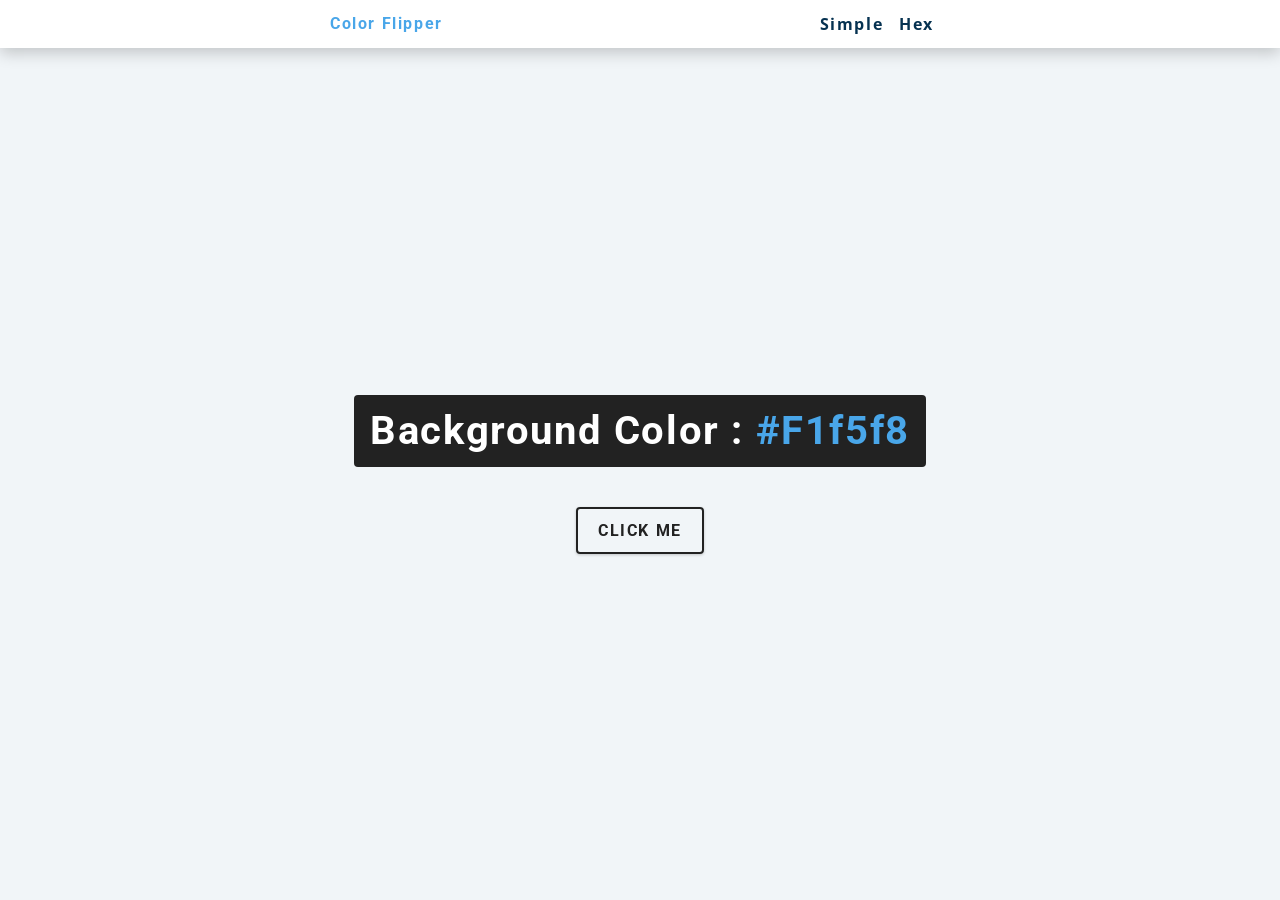
<file: 01-color-flipper/final/index.html>
<!DOCTYPE html>
<html lang="en">
  <head>
    <meta charset="UTF-8" />
    <meta name="viewport" content="width=device-width, initial-scale=1.0" />
    <title>Color Flipper || Simple</title>

    <!-- styles -->
    <link rel="stylesheet" href="styles.css" />
  </head>
  <body>
    <nav>
      <div class="nav-center">
        <h4>color flipper</h4>
        <ul class="nav-links">
          <li><a href="index.html">simple</a></li>
          <li><a href="hex.html">hex</a></li>
        </ul>
      </div>
    </nav>
    <main>
      <div class="container">
        <h2>background color : <span class="color">#f1f5f8</span></h2>
        <button class="btn btn-hero" id="btn">click me</button>
      </div>
    </main>
    <!-- javascript -->
    <script src="app.js"></script>
  </body>
</html>
</file>
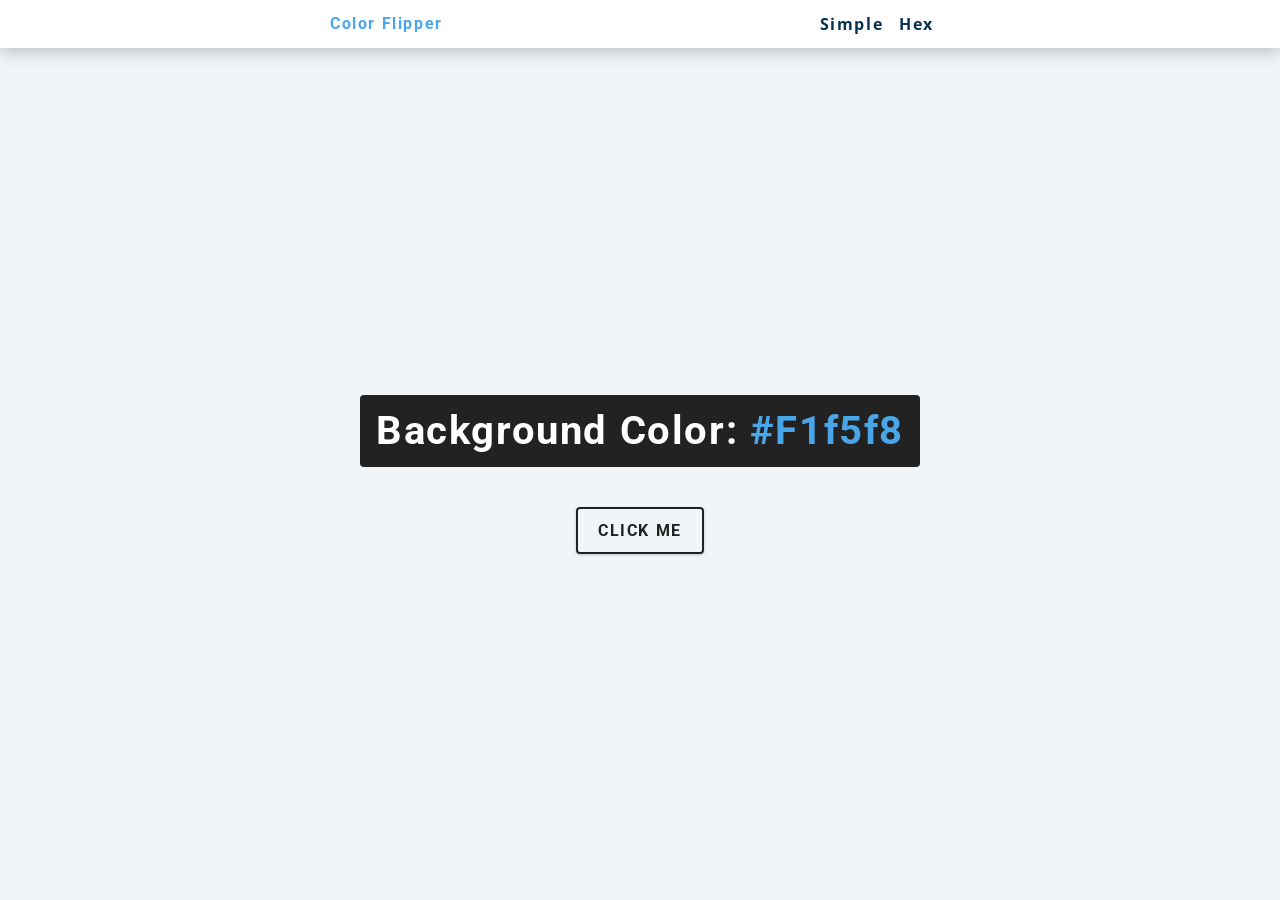
<file: 01-color-flipper/setup/index.html>
<!DOCTYPE html>
<html lang="en">
  <head>
    <meta charset="UTF-8" />
    <meta name="viewport" content="width=device-width, initial-scale=1.0" />
    <title>Color Flipper || Simple</title>

    <!-- styles -->
    <link rel="stylesheet" href="styles.css" />
  </head>
  <body>
    <nav>
      <div class="nav-center">
        <h4>color flipper</h4>
        <ul class="nav-links">
          <li>
            <a href="index.html">simple</a>
          </li>
          <li>
            <a href="hex.html">hex</a>
          </li>
        </ul>
      </div>
    </nav>
    <main>
      <div class="container">
        <h2>background color: <span class="color"> #f1f5f8 </span></h2>
        <button class="btn btn-hero" id="btn">click me</button>
      </div>
    </main>
    <!-- javascript -->
    <script src="app.js"></script>
  </body>
</html>
</file>
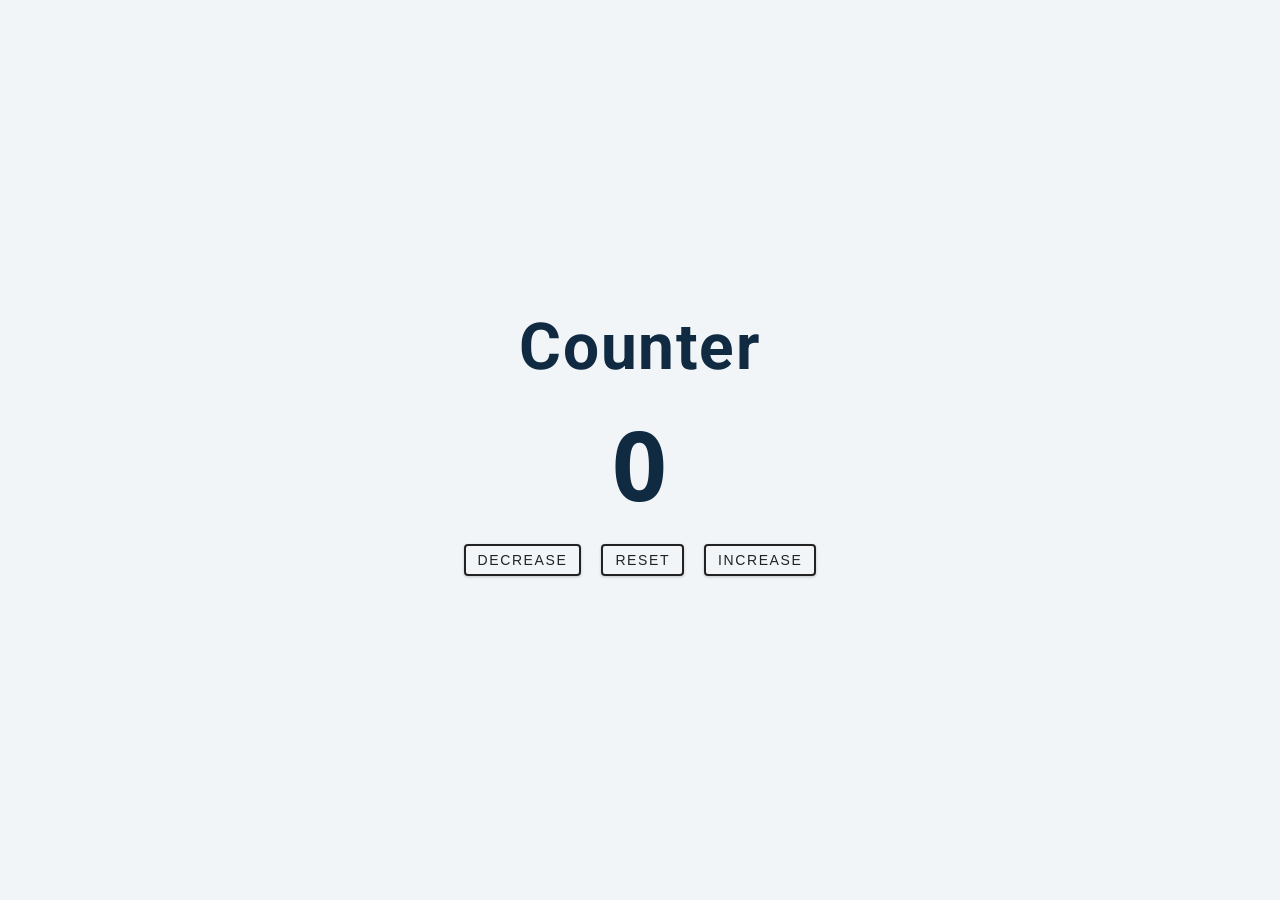
<file: 02-counter/final/index.html>
<!DOCTYPE html>
<html lang="en">
  <head>
    <meta charset="UTF-8" />
    <meta name="viewport" content="width=device-width, initial-scale=1.0" />
    <title>Counter</title>

    <!-- styles -->
    <link rel="stylesheet" href="styles.css" />
  </head>
  <body>
    <main>
      <div class="container">
        <h1>counter</h1>
        <span id="value">0</span>
        <div class="button-container">
          <button class="btn decrease">decrease</button>
          <button class="btn reset">reset</button>
          <button class="btn increase">increase</button>
        </div>
      </div>
    </main>
    <!-- javascript -->
    <script src="app.js"></script>
  </body>
</html>
</file>
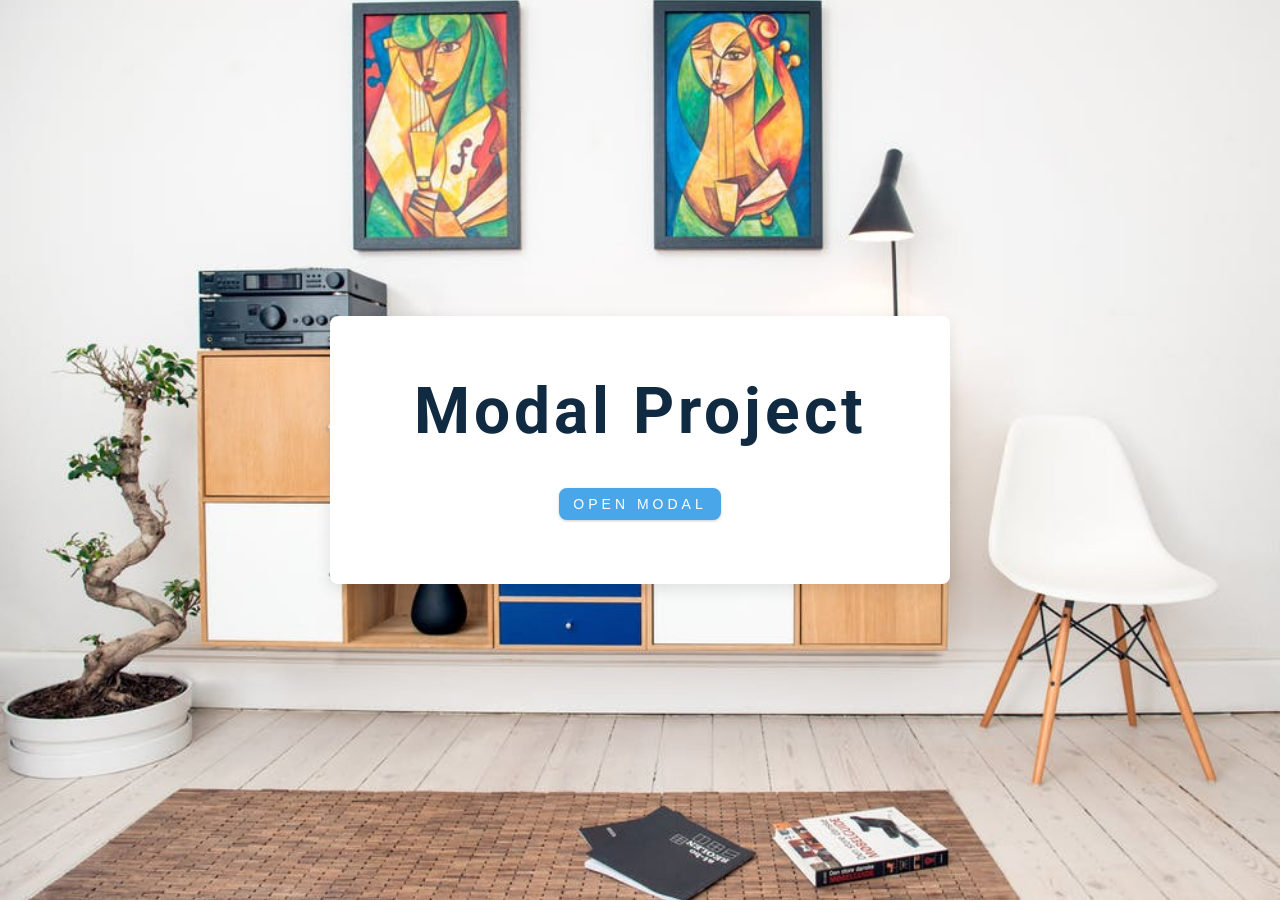
<file: 06-modal/final/index.html>
<!DOCTYPE html>
<html lang="en">
  <head>
    <meta charset="UTF-8" />
    <meta name="viewport" content="width=device-width, initial-scale=1.0" />
    <title>Modal</title>
    <!-- font-awesome -->
    <link
      rel="stylesheet"
      href="https://cdnjs.cloudflare.com/ajax/libs/font-awesome/5.14.0/css/all.min.css"
    />
    <!-- styles -->
    <link rel="stylesheet" href="styles.css" />
  </head>
  <body>
    <!-- hero -->
    <header class="hero">
      <div class="banner">
        <h1>modal project</h1>
        <button class="btn modal-btn">
          open modal
        </button>
      </div>
    </header>
    <!-- modal -->
    <div class="modal-overlay">
      <div class="modal-container">
        <h3>modal content</h3>
        <button class="close-btn"><i class="fas fa-times"></i></button>
      </div>
    </div>
    <!-- javascript -->
    <script src="app.js"></script>
  </body>
</html>
</file>
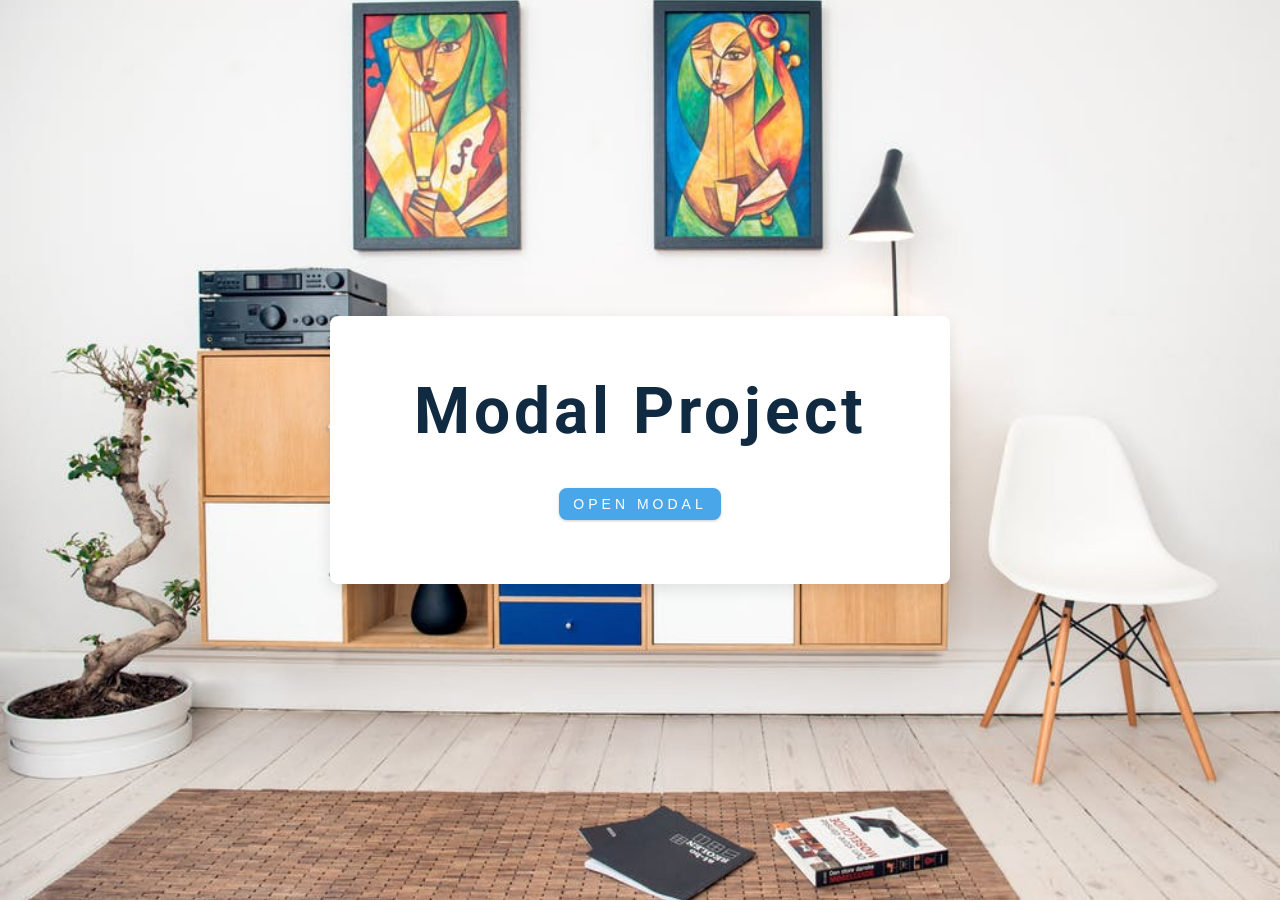
<file: 06-modal/setup/index.html>
<!DOCTYPE html>
<html lang="en">
  <head>
    <meta charset="UTF-8" />
    <meta name="viewport" content="width=device-width, initial-scale=1.0" />
    <title>Modal</title>
    <!-- font-awesome -->
    <link
      rel="stylesheet"
      href="https://cdnjs.cloudflare.com/ajax/libs/font-awesome/5.14.0/css/all.min.css"
    />
    <!-- styles -->
    <link rel="stylesheet" href="styles.css" />
  </head>
  <body>
    <!-- hero -->
    <header class="hero">
      <div class="banner">
        <h1>modal project</h1>
        <button class="btn modal-btn">open modal</button>
      </div>
    </header>
    <!-- end of hero -->
    <!-- modal  -->
    <div class="modal-overlay">
      <div class="modal-container">
        <h3>modal content</h3>
        <button class="close-btn">
          <i class="fas fa-times"></i>
        </button>
      </div>
    </div>
    <!-- javascript -->
    <script src="app.js"></script>
  </body>
</html>
</file>
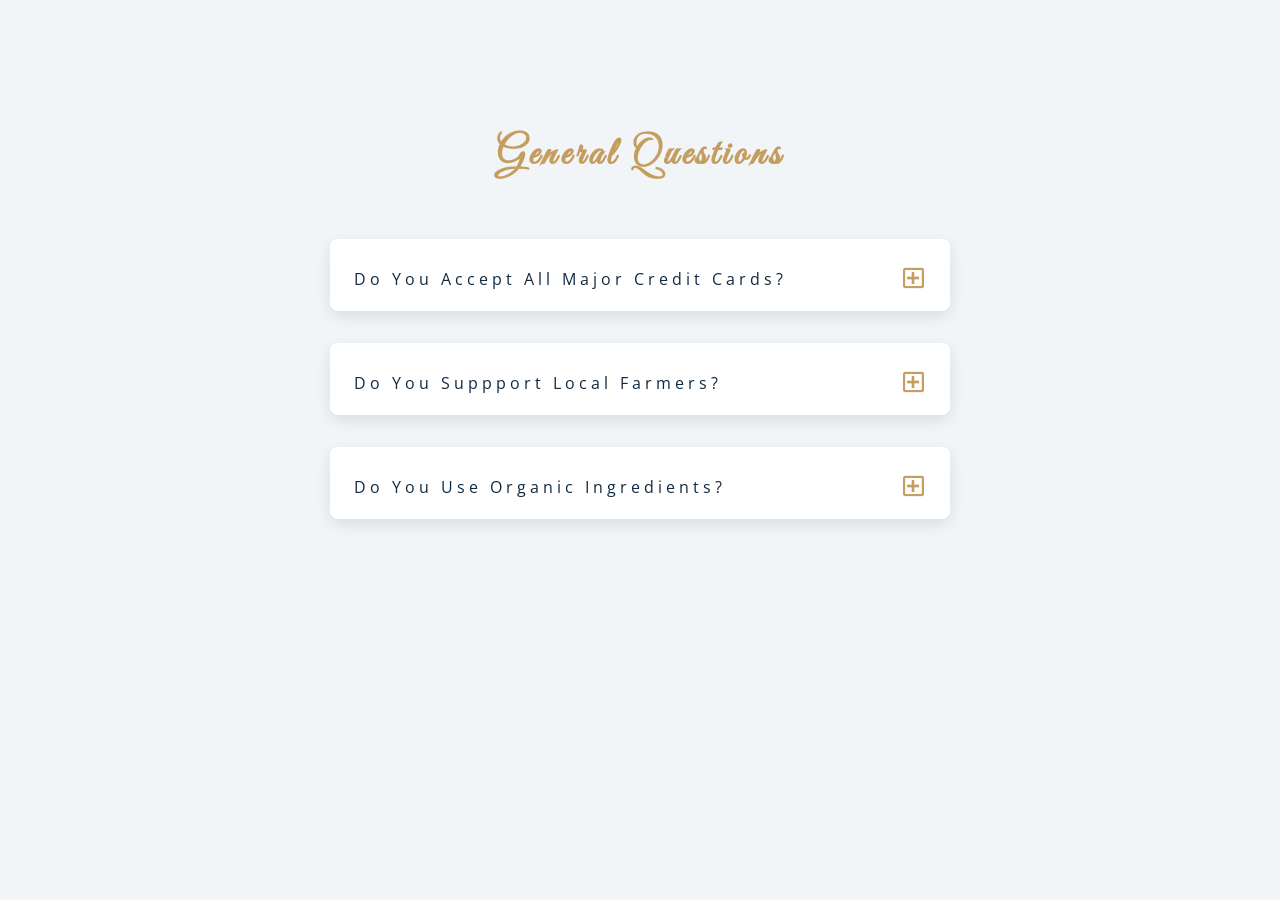
<file: 07-questions/final/index.html>
<!DOCTYPE html>
<html lang="en">
  <head>
    <meta charset="UTF-8" />
    <meta name="viewport" content="width=device-width, initial-scale=1.0" />
    <title>Q & A</title>
    <!-- font-awesome -->
    <link rel="stylesheet" href="https://cdnjs.cloudflare.com/ajax/libs/font-awesome/5.14.0/css/all.min.css" />
    <!-- extra fonts -->
    <link
      href="https://fonts.googleapis.com/css?family=Great+Vibes&display=swap"
      rel="stylesheet"
    />
    <!-- styles -->
    <link rel="stylesheet" href="styles.css" />
  </head>
  <body>
      <section class="questions">
        <!-- title -->
        <div class="title">
          <h2>general questions</h2>
        </div>
        <!-- questions -->
        <div class="section-center">
          <!-- single question -->
          <article class="question">
            <!-- question title -->
            <div class="question-title">
              <p>do you accept all major credit cards?</p>
              <button type="button" class="question-btn">
                <span class="plus-icon">
                  <i class="far fa-plus-square"></i>
                </span>
                <span class="minus-icon">
                  <i class="far fa-minus-square"></i>
                </span>
              </button>
            </div>
            <!-- question text -->
            <div class="question-text">
              <p>
                Lorem ipsum dolor sit amet, consectetur adipisicing elit. Est
                dolore illo dolores quia nemo doloribus quaerat, magni numquam
                repellat reprehenderit.
              </p>
            </div>
          </article>
          <!-- end of single question -->
          <!-- single question -->
          <article class="question">
            <!-- question title -->
            <div class="question-title">
              <p>do you suppport local farmers?</p>
              <button type="button" class="question-btn">
                <span class="plus-icon">
                  <i class="far fa-plus-square"></i>
                </span>
                <span class="minus-icon">
                  <i class="far fa-minus-square"></i>
                </span>
              </button>
            </div>
            <!-- question text -->
            <div class="question-text">
              <p>
                Lorem ipsum dolor sit amet, consectetur adipisicing elit. Est
                dolore illo dolores quia nemo doloribus quaerat, magni numquam
                repellat reprehenderit.
              </p>
            </div>
          </article>
          <!-- end of single question -->
          <!-- single question -->
          <article class="question">
            <!-- question title -->
            <div class="question-title">
              <p>do you use organic ingredients?</p>
              <!-- button -->
              <button type="button" class="question-btn">
                <span class="plus-icon">
                  <i class="far fa-plus-square"></i>
                </span>
                <span class="minus-icon">
                  <i class="far fa-minus-square"></i>
                </span>
              </button>
            </div>
            <!-- question text -->
            <div class="question-text">
              <p>
                Lorem ipsum dolor sit amet, consectetur adipisicing elit. Est
                dolore illo dolores quia nemo doloribus quaerat, magni numquam
                repellat reprehenderit.
              </p>
            </div>
          </article>
          <!-- end of single question -->
      </section>
    </main>
    <!-- javascript -->
    <script src="app.js"></script>
  </body>
</html>
</file>
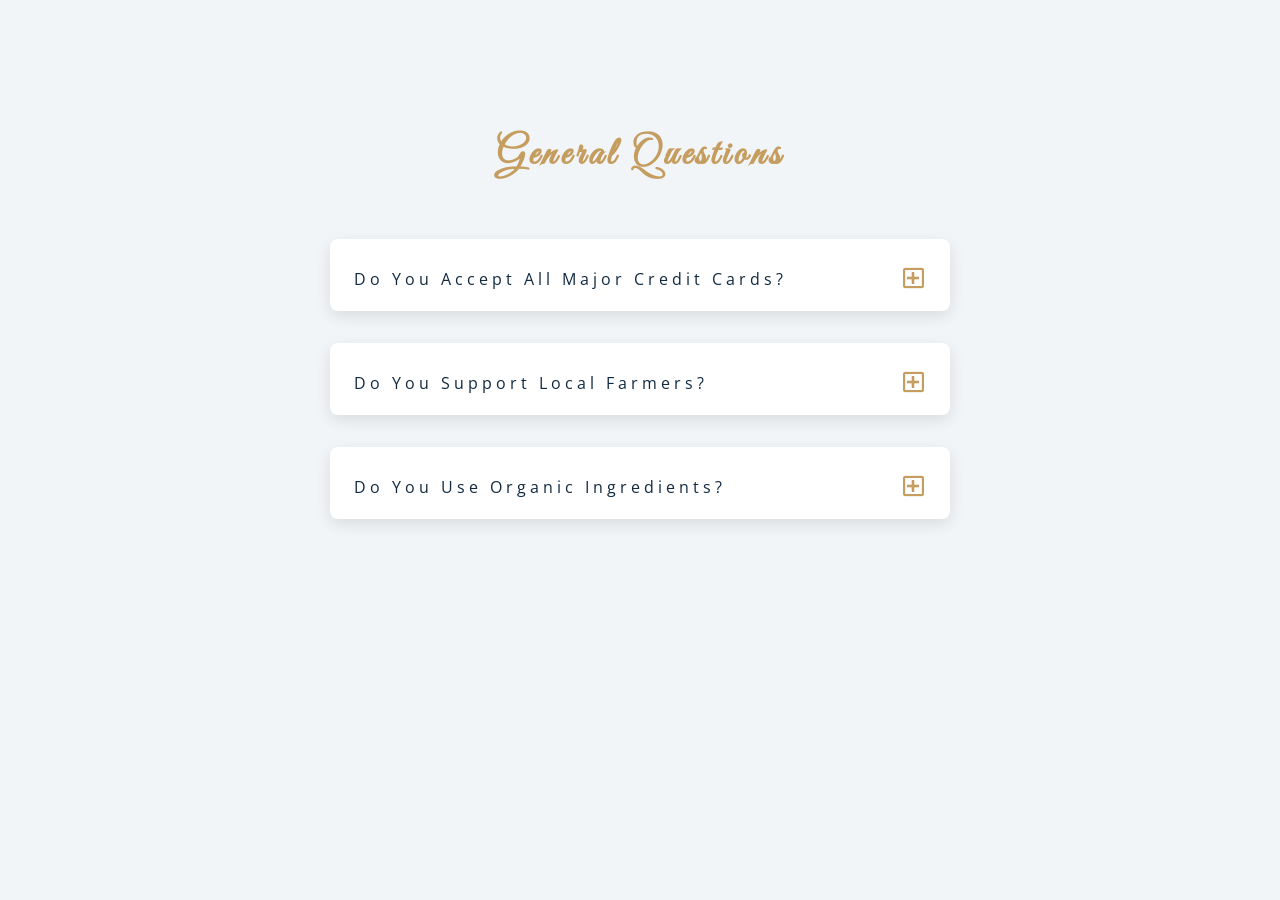
<file: 07-questions/setup/index.html>
<!DOCTYPE html>
<html lang="en">
  <head>
    <meta charset="UTF-8" />
    <meta name="viewport" content="width=device-width, initial-scale=1.0" />
    <title>Q & A</title>
    <!-- font-awesome -->
    <link
      rel="stylesheet"
      href="https://cdnjs.cloudflare.com/ajax/libs/font-awesome/5.14.0/css/all.min.css"
    />
    <!-- extra fonts -->
    <link
      href="https://fonts.googleapis.com/css?family=Great+Vibes&display=swap"
      rel="stylesheet"
    />
    <!-- styles -->
    <link rel="stylesheet" href="styles.css" />
  </head>
  <body>
    <sectiion class="questions">
      <!-- title  -->
      <div class="title">
        <h2>general questions</h2>
      </div>
      <!-- questions -->
      <div class="section-center">
        <!-- single question -->
        <article class="question">
          <!-- question title -->
          <div class="question-title">
            <p>do you accept all major credit cards?</p>
            <button type="button" class="question-btn">
              <span class="plus-icon">
                <i class="far fa-plus-square"></i>
              </span>
              <span class="minus-icon">
                <i class="far fa-minus-square"></i>
              </span>
            </button>
          </div>
          <!-- question text -->
          <div class="question-text">
            <p>
              Lorem, ipsum dolor sit amet consectetur adipisicing elit.
              Architecto sint atque nesciunt itaque beatae deserunt dolore
              nostrum animi nulla fuga!
            </p>
          </div>
        </article>
        <!-- end of single question -->
        <!-- single question -->
        <article class="question">
          <!-- question title -->
          <div class="question-title">
            <p>do you support local farmers?</p>
            <button type="button" class="question-btn">
              <span class="plus-icon">
                <i class="far fa-plus-square"></i>
              </span>
              <span class="minus-icon">
                <i class="far fa-minus-square"></i>
              </span>
            </button>
          </div>
          <!-- question text -->
          <div class="question-text">
            <p>
              Lorem, ipsum dolor sit amet consectetur adipisicing elit.
              Architecto sint atque nesciunt itaque beatae deserunt dolore
              nostrum animi nulla fuga!
            </p>
          </div>
        </article>
        <!-- end of single question -->
        <!-- single question -->
        <article class="question">
          <!-- question title -->
          <div class="question-title">
            <p>do you use organic ingredients?</p>
            <button type="button" class="question-btn">
              <span class="plus-icon">
                <i class="far fa-plus-square"></i>
              </span>
              <span class="minus-icon">
                <i class="far fa-minus-square"></i>
              </span>
            </button>
          </div>
          <!-- question text -->
          <div class="question-text">
            <p>
              Lorem, ipsum dolor sit amet consectetur adipisicing elit.
              Architecto sint atque nesciunt itaque beatae deserunt dolore
              nostrum animi nulla fuga!
            </p>
          </div>
        </article>
        <!-- end of single question -->
      </div>
    </sectiion>
    <!-- javascript -->
    <script src="app.js"></script>
  </body>
</html>
</file>
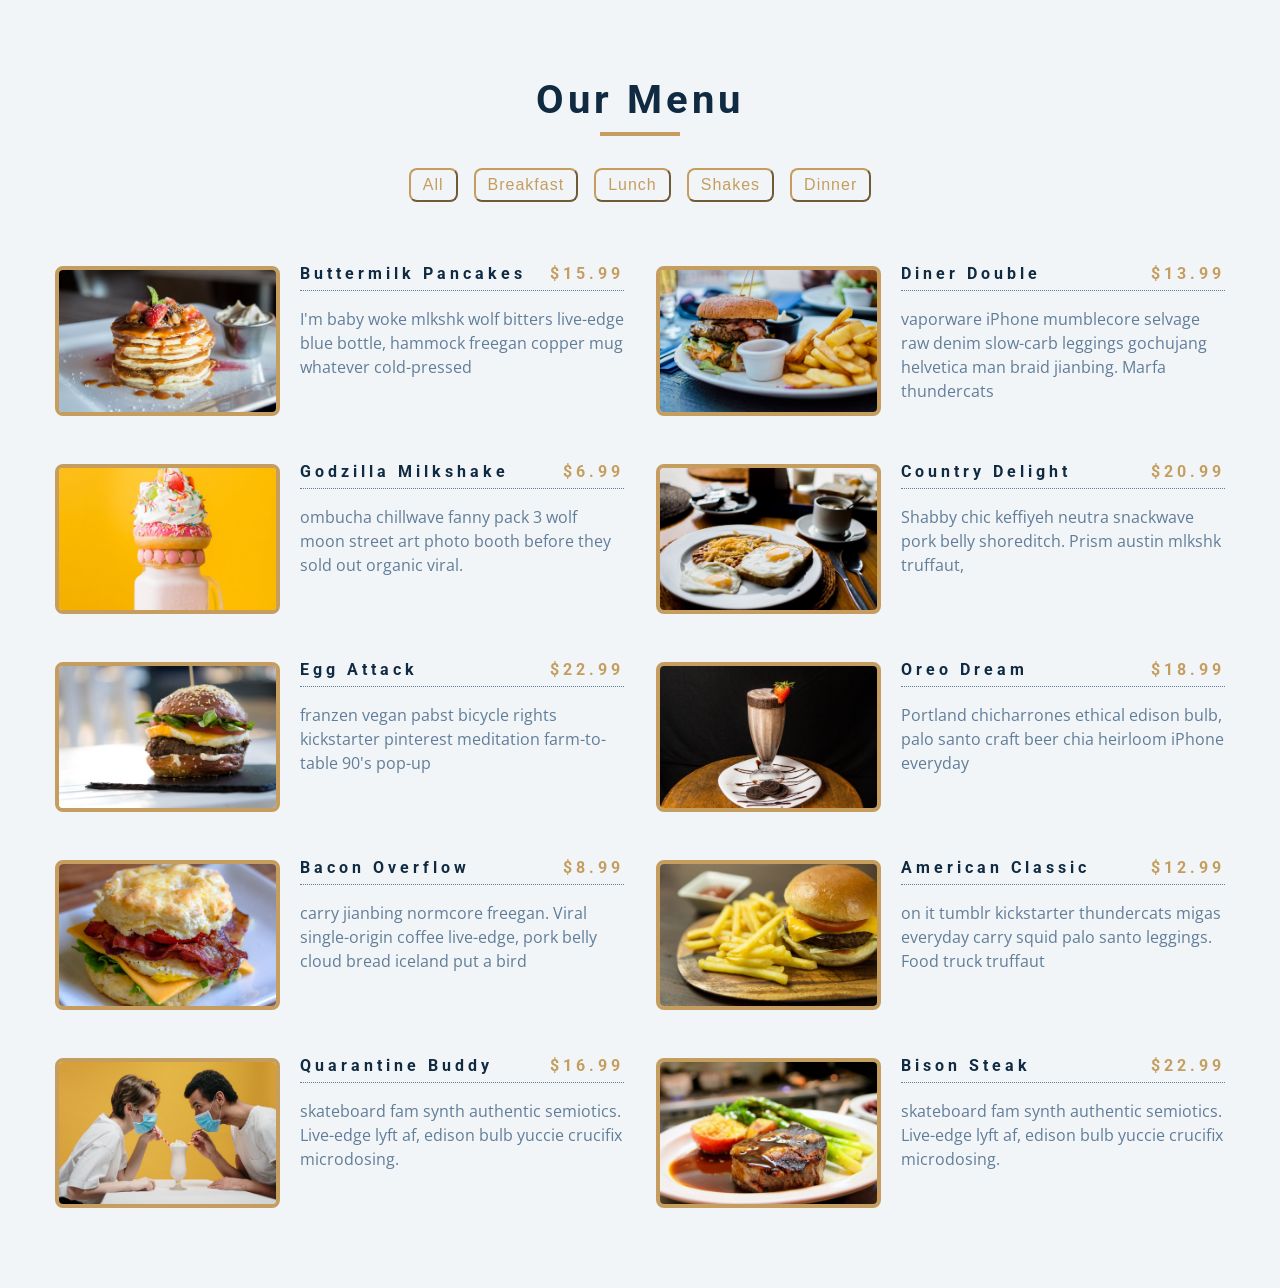
<file: 08-menu/final/index.html>
<!DOCTYPE html>
<html lang="en">
  <head>
    <meta charset="UTF-8" />
    <meta name="viewport" content="width=device-width, initial-scale=1.0" />
    <title>Menu</title>
    <!-- font-awesome -->
    <link
      rel="stylesheet"
      href="https://cdnjs.cloudflare.com/ajax/libs/font-awesome/5.14.0/css/all.min.css"
    />
    <!-- styles -->
    <link rel="stylesheet" href="styles.css" />
  </head>
  <body>
    <section class="menu">
      <!-- title -->
      <div class="title">
        <h2>our menu</h2>
        <div class="underline"></div>
      </div>
      <!-- filter buttons -->
      <div class="btn-container">
        <!-- <button type="button" class="filter-btn" data-id="all">all</button>
        <button type="button" class="filter-btn" data-id="breakfast">
          breakfast
        </button>
        <button type="button" class="filter-btn" data-id="lunch">lunch</button>
        <button type="button" class="filter-btn" data-id="shakes">
          shakes
        </button> -->
      </div>
      <!-- menu items -->
      <div class="section-center">
        <!-- single item -->
        <article class="menu-item">
          <img src="./menu-item.jpeg" alt="menu item" class="photo" />
          <div class="item-info">
            <header>
              <h4>buttermilk pancakes</h4>
              <h4 class="price">$15</h4>
            </header>
            <p class="item-text">
              Lorem ipsum dolor sit amet consectetur adipisicing elit.
              Repudiandae, sint quam. Et reprehenderit fugiat nesciunt inventore
              laboriosam excepturi! Quo, officia.
            </p>
          </div>
        </article>
        <!-- end of single item -->
        <!-- single item -->
        <article class="menu-item">
          <img src="./menu-item.jpeg" alt="menu item" class="photo" />
          <div class="item-info">
            <header>
              <h4>buttermilk pancakes</h4>
              <h4 class="price">$15</h4>
            </header>
            <p class="item-text">
              Lorem ipsum dolor sit amet consectetur adipisicing elit.
              Repudiandae, sint quam. Et reprehenderit fugiat nesciunt inventore
              laboriosam excepturi! Quo, officia.
            </p>
          </div>
        </article>
        <!-- end of single item -->
        <!-- single item -->
        <article class="menu-item">
          <img src="./menu-item.jpeg" alt="menu item" class="photo" />
          <div class="item-info">
            <header>
              <h4>buttermilk pancakes</h4>
              <h4 class="price">$15</h4>
            </header>
            <p class="item-text">
              Lorem ipsum dolor sit amet consectetur adipisicing elit.
              Repudiandae, sint quam. Et reprehenderit fugiat nesciunt inventore
              laboriosam excepturi! Quo, officia.
            </p>
          </div>
        </article>
        <!-- end of single item -->
      </div>
    </section>
    <!-- javascript -->
    <script src="app.js"></script>
  </body>
</html>
</file>
<file: 01-color-flipper/final/styles.css>
/*
=============== 
Fonts
===============
*/
@import url("https://fonts.googleapis.com/css?family=Open+Sans|Roboto:400,700&display=swap");

/*
=============== 
Variables
===============
*/

:root {
  /* dark shades of primary color*/
  --clr-primary-1: hsl(205, 86%, 17%);
  --clr-primary-2: hsl(205, 77%, 27%);
  --clr-primary-3: hsl(205, 72%, 37%);
  --clr-primary-4: hsl(205, 63%, 48%);
  /* primary/main color */
  --clr-primary-5: hsl(205, 78%, 60%);
  /* lighter shades of primary color */
  --clr-primary-6: hsl(205, 89%, 70%);
  --clr-primary-7: hsl(205, 90%, 76%);
  --clr-primary-8: hsl(205, 86%, 81%);
  --clr-primary-9: hsl(205, 90%, 88%);
  --clr-primary-10: hsl(205, 100%, 96%);
  /* darkest grey - used for headings */
  --clr-grey-1: hsl(209, 61%, 16%);
  --clr-grey-2: hsl(211, 39%, 23%);
  --clr-grey-3: hsl(209, 34%, 30%);
  --clr-grey-4: hsl(209, 28%, 39%);
  /* grey used for paragraphs */
  --clr-grey-5: hsl(210, 22%, 49%);
  --clr-grey-6: hsl(209, 23%, 60%);
  --clr-grey-7: hsl(211, 27%, 70%);
  --clr-grey-8: hsl(210, 31%, 80%);
  --clr-grey-9: hsl(212, 33%, 89%);
  --clr-grey-10: hsl(210, 36%, 96%);
  --clr-white: #fff;
  --clr-red-dark: hsl(360, 67%, 44%);
  --clr-red-light: hsl(360, 71%, 66%);
  --clr-green-dark: hsl(125, 67%, 44%);
  --clr-green-light: hsl(125, 71%, 66%);
  --clr-black: #222;
  --ff-primary: "Roboto", sans-serif;
  --ff-secondary: "Open Sans", sans-serif;
  --transition: all 0.3s linear;
  --spacing: 0.1rem;
  --radius: 0.25rem;
  --light-shadow: 0 5px 15px rgba(0, 0, 0, 0.1);
  --dark-shadow: 0 5px 15px rgba(0, 0, 0, 0.2);
  --max-width: 1170px;
  --fixed-width: 620px;
}
/*
=============== 
Global Styles
===============
*/

*,
::after,
::before {
  margin: 0;
  padding: 0;
  box-sizing: border-box;
}
body {
  font-family: var(--ff-secondary);
  background: var(--clr-grey-10);
  color: var(--clr-grey-1);
  line-height: 1.5;
  font-size: 0.875rem;
}
ul {
  list-style-type: none;
}
a {
  text-decoration: none;
}
h1,
h2,
h3,
h4 {
  letter-spacing: var(--spacing);
  text-transform: capitalize;
  line-height: 1.25;
  margin-bottom: 0.75rem;
  font-family: var(--ff-primary);
}
h1 {
  font-size: 3rem;
}
h2 {
  font-size: 2rem;
}
h3 {
  font-size: 1.25rem;
}
h4 {
  font-size: 0.875rem;
}
p {
  margin-bottom: 1.25rem;
  color: var(--clr-grey-5);
}
@media screen and (min-width: 800px) {
  h1 {
    font-size: 4rem;
  }
  h2 {
    font-size: 2.5rem;
  }
  h3 {
    font-size: 1.75rem;
  }
  h4 {
    font-size: 1rem;
  }
  body {
    font-size: 1rem;
  }
  h1,
  h2,
  h3,
  h4 {
    line-height: 1;
  }
}
/*  global classes */

/* section */
.section {
  padding: 5rem 0;
}

.section-center {
  width: 90vw;
  margin: 0 auto;
  max-width: 1170px;
}
@media screen and (min-width: 992px) {
  .section-center {
    width: 95vw;
  }
}
main {
  min-height: 100vh;
  display: grid;
  place-items: center;
}

/*
=============== 
Nav
===============
*/
nav {
  background: var(--clr-white);
  height: 3rem;
  display: grid;
  align-items: center;
  box-shadow: var(--dark-shadow);
}
.nav-center {
  width: 90vw;
  max-width: var(--fixed-width);
  margin: 0 auto;
  display: flex;
  align-items: center;
  justify-content: space-between;
}
.nav-center h4 {
  margin-bottom: 0;
  color: var(--clr-primary-5);
}
.nav-links {
  display: flex;
}
nav a {
  text-transform: capitalize;
  font-weight: 700;
  font-size: 1rem;
  color: var(--clr-primary-1);
  letter-spacing: var(--spacing);
  margin-right: 1rem;
}
nav a:hover {
  color: var(--clr-primary-5);
}
/*
=============== 
Container
===============
*/
main {
  min-height: calc(100vh - 3rem);
  display: grid;
  place-items: center;
}
.container {
  text-align: center;
}
.container h2 {
  background: var(--clr-black);
  color: var(--clr-white);
  padding: 1rem;
  border-radius: var(--radius);
  margin-bottom: 2.5rem;
}
.color {
  color: var(--clr-primary-5);
}
.btn-hero {
  font-family: var(--ff-primary);
  text-transform: uppercase;
  background: transparent;
  color: var(--clr-black);
  letter-spacing: var(--spacing);
  display: inline-block;
  font-weight: 700;
  transition: var(--transition);
  border: 2px solid var(--clr-black);
  cursor: pointer;
  box-shadow: 0 1px 3px rgba(0, 0, 0, 0.2);
  border-radius: var(--radius);
  font-size: 1rem;
  padding: 0.75rem 1.25rem;
}
.btn-hero:hover {
  color: var(--clr-white);
  background: var(--clr-black);
}
</file>
<file: 01-color-flipper/setup/styles.css>
/*
=============== 
Fonts
===============
*/
@import url("https://fonts.googleapis.com/css?family=Open+Sans|Roboto:400,700&display=swap");

/*
=============== 
Variables
===============
*/

:root {
  /* dark shades of primary color*/
  --clr-primary-1: hsl(205, 86%, 17%);
  --clr-primary-2: hsl(205, 77%, 27%);
  --clr-primary-3: hsl(205, 72%, 37%);
  --clr-primary-4: hsl(205, 63%, 48%);
  /* primary/main color */
  --clr-primary-5: hsl(205, 78%, 60%);
  /* lighter shades of primary color */
  --clr-primary-6: hsl(205, 89%, 70%);
  --clr-primary-7: hsl(205, 90%, 76%);
  --clr-primary-8: hsl(205, 86%, 81%);
  --clr-primary-9: hsl(205, 90%, 88%);
  --clr-primary-10: hsl(205, 100%, 96%);
  /* darkest grey - used for headings */
  --clr-grey-1: hsl(209, 61%, 16%);
  --clr-grey-2: hsl(211, 39%, 23%);
  --clr-grey-3: hsl(209, 34%, 30%);
  --clr-grey-4: hsl(209, 28%, 39%);
  /* grey used for paragraphs */
  --clr-grey-5: hsl(210, 22%, 49%);
  --clr-grey-6: hsl(209, 23%, 60%);
  --clr-grey-7: hsl(211, 27%, 70%);
  --clr-grey-8: hsl(210, 31%, 80%);
  --clr-grey-9: hsl(212, 33%, 89%);
  --clr-grey-10: hsl(210, 36%, 96%);
  --clr-white: #fff;
  --clr-red-dark: hsl(360, 67%, 44%);
  --clr-red-light: hsl(360, 71%, 66%);
  --clr-green-dark: hsl(125, 67%, 44%);
  --clr-green-light: hsl(125, 71%, 66%);
  --clr-black: #222;
  --ff-primary: "Roboto", sans-serif;
  --ff-secondary: "Open Sans", sans-serif;
  --transition: all 0.3s linear;
  --spacing: 0.1rem;
  --radius: 0.25rem;
  --light-shadow: 0 5px 15px rgba(0, 0, 0, 0.1);
  --dark-shadow: 0 5px 15px rgba(0, 0, 0, 0.2);
  --max-width: 1170px;
  --fixed-width: 620px;
}
/*
=============== 
Global Styles
===============
*/

*,
::after,
::before {
  margin: 0;
  padding: 0;
  box-sizing: border-box;
}
body {
  font-family: var(--ff-secondary);
  background: var(--clr-grey-10);
  color: var(--clr-grey-1);
  line-height: 1.5;
  font-size: 0.875rem;
}
ul {
  list-style-type: none;
}
a {
  text-decoration: none;
}
h1,
h2,
h3,
h4 {
  letter-spacing: var(--spacing);
  text-transform: capitalize;
  line-height: 1.25;
  margin-bottom: 0.75rem;
  font-family: var(--ff-primary);
}
h1 {
  font-size: 3rem;
}
h2 {
  font-size: 2rem;
}
h3 {
  font-size: 1.25rem;
}
h4 {
  font-size: 0.875rem;
}
p {
  margin-bottom: 1.25rem;
  color: var(--clr-grey-5);
}
@media screen and (min-width: 800px) {
  h1 {
    font-size: 4rem;
  }
  h2 {
    font-size: 2.5rem;
  }
  h3 {
    font-size: 1.75rem;
  }
  h4 {
    font-size: 1rem;
  }
  body {
    font-size: 1rem;
  }
  h1,
  h2,
  h3,
  h4 {
    line-height: 1;
  }
}
/*  global classes */

/* section */
.section {
  padding: 5rem 0;
}

.section-center {
  width: 90vw;
  margin: 0 auto;
  max-width: 1170px;
}
@media screen and (min-width: 992px) {
  .section-center {
    width: 95vw;
  }
}
main {
  min-height: 100vh;
  display: grid;
  place-items: center;
}

/*
=============== 
Nav
===============
*/
nav {
  background: var(--clr-white);
  height: 3rem;
  display: grid;
  align-items: center;
  box-shadow: var(--dark-shadow);
}
.nav-center {
  width: 90vw;
  max-width: var(--fixed-width);
  margin: 0 auto;
  display: flex;
  align-items: center;
  justify-content: space-between;
}
.nav-center h4 {
  margin-bottom: 0;
  color: var(--clr-primary-5);
}
.nav-links {
  display: flex;
}
nav a {
  text-transform: capitalize;
  font-weight: 700;
  font-size: 1rem;
  color: var(--clr-primary-1);
  letter-spacing: var(--spacing);
  margin-right: 1rem;
}
nav a:hover {
  color: var(--clr-primary-5);
}
/*
=============== 
Container
===============
*/
main {
  min-height: calc(100vh - 3rem);
  display: grid;
  place-items: center;
}
.container {
  text-align: center;
}
.container h2 {
  background: var(--clr-black);
  color: var(--clr-white);
  padding: 1rem;
  border-radius: var(--radius);
  margin-bottom: 2.5rem;
}
.color {
  color: var(--clr-primary-5);
}
.btn-hero {
  font-family: var(--ff-primary);
  text-transform: uppercase;
  background: transparent;
  color: var(--clr-black);
  letter-spacing: var(--spacing);
  display: inline-block;
  font-weight: 700;
  transition: var(--transition);
  border: 2px solid var(--clr-black);
  cursor: pointer;
  box-shadow: 0 1px 3px rgba(0, 0, 0, 0.2);
  border-radius: var(--radius);
  font-size: 1rem;
  padding: 0.75rem 1.25rem;
}
.btn-hero:hover {
  color: var(--clr-white);
  background: var(--clr-black);
}
</file>
<file: 02-counter/final/styles.css>
/*
=============== 
Fonts
===============
*/
@import url("https://fonts.googleapis.com/css?family=Open+Sans|Roboto:400,700&display=swap");

/*
=============== 
Variables
===============
*/

:root {
  /* dark shades of primary color*/
  --clr-primary-1: hsl(205, 86%, 17%);
  --clr-primary-2: hsl(205, 77%, 27%);
  --clr-primary-3: hsl(205, 72%, 37%);
  --clr-primary-4: hsl(205, 63%, 48%);
  /* primary/main color */
  --clr-primary-5: hsl(205, 78%, 60%);
  /* lighter shades of primary color */
  --clr-primary-6: hsl(205, 89%, 70%);
  --clr-primary-7: hsl(205, 90%, 76%);
  --clr-primary-8: hsl(205, 86%, 81%);
  --clr-primary-9: hsl(205, 90%, 88%);
  --clr-primary-10: hsl(205, 100%, 96%);
  /* darkest grey - used for headings */
  --clr-grey-1: hsl(209, 61%, 16%);
  --clr-grey-2: hsl(211, 39%, 23%);
  --clr-grey-3: hsl(209, 34%, 30%);
  --clr-grey-4: hsl(209, 28%, 39%);
  /* grey used for paragraphs */
  --clr-grey-5: hsl(210, 22%, 49%);
  --clr-grey-6: hsl(209, 23%, 60%);
  --clr-grey-7: hsl(211, 27%, 70%);
  --clr-grey-8: hsl(210, 31%, 80%);
  --clr-grey-9: hsl(212, 33%, 89%);
  --clr-grey-10: hsl(210, 36%, 96%);
  --clr-white: #fff;
  --clr-red-dark: hsl(360, 67%, 44%);
  --clr-red-light: hsl(360, 71%, 66%);
  --clr-green-dark: hsl(125, 67%, 44%);
  --clr-green-light: hsl(125, 71%, 66%);
  --clr-black: #222;
  --ff-primary: "Roboto", sans-serif;
  --ff-secondary: "Open Sans", sans-serif;
  --transition: all 0.3s linear;
  --spacing: 0.1rem;
  --radius: 0.25rem;
  --light-shadow: 0 5px 15px rgba(0, 0, 0, 0.1);
  --dark-shadow: 0 5px 15px rgba(0, 0, 0, 0.2);
  --max-width: 1170px;
  --fixed-width: 620px;
}
/*
=============== 
Global Styles
===============
*/

*,
::after,
::before {
  margin: 0;
  padding: 0;
  box-sizing: border-box;
}
body {
  font-family: var(--ff-secondary);
  background: var(--clr-grey-10);
  color: var(--clr-grey-1);
  line-height: 1.5;
  font-size: 0.875rem;
}
ul {
  list-style-type: none;
}
a {
  text-decoration: none;
}
h1,
h2,
h3,
h4 {
  letter-spacing: var(--spacing);
  text-transform: capitalize;
  line-height: 1.25;
  margin-bottom: 0.75rem;
  font-family: var(--ff-primary);
}
h1 {
  font-size: 3rem;
}
h2 {
  font-size: 2rem;
}
h3 {
  font-size: 1.25rem;
}
h4 {
  font-size: 0.875rem;
}
p {
  margin-bottom: 1.25rem;
  color: var(--clr-grey-5);
}
@media screen and (min-width: 800px) {
  h1 {
    font-size: 4rem;
  }
  h2 {
    font-size: 2.5rem;
  }
  h3 {
    font-size: 1.75rem;
  }
  h4 {
    font-size: 1rem;
  }
  body {
    font-size: 1rem;
  }
  h1,
  h2,
  h3,
  h4 {
    line-height: 1;
  }
}
/*  global classes */

/* section */
.section {
  padding: 5rem 0;
}

.section-center {
  width: 90vw;
  margin: 0 auto;
  max-width: 1170px;
}
@media screen and (min-width: 992px) {
  .section-center {
    width: 95vw;
  }
}
main {
  min-height: 100vh;
  display: grid;
  place-items: center;
}

/*
=============== 
Counter
===============
*/

main {
  min-height: 100vh;
  display: grid;
  place-items: center;
}
.container {
  text-align: center;
}
#value {
  font-size: 6rem;
  font-weight: bold;
}
.btn {
  text-transform: uppercase;
  background: transparent;
  color: var(--clr-black);
  padding: 0.375rem 0.75rem;
  letter-spacing: var(--spacing);
  display: inline-block;
  transition: var(--transition);
  font-size: 0.875rem;
  border: 2px solid var(--clr-black);
  cursor: pointer;
  box-shadow: 0 1px 3px rgba(0, 0, 0, 0.2);
  border-radius: var(--radius);
  margin: 0.5rem;
}
.btn:hover {
  color: var(--clr-white);
  background: var(--clr-black);
}
</file>
<file: 06-modal/final/styles.css>
/*
=============== 
Fonts
===============
*/
@import url("https://fonts.googleapis.com/css?family=Open+Sans|Roboto:400,700&display=swap");

/*
=============== 
Variables
===============
*/

:root {
  /* dark shades of primary color*/
  --clr-primary-1: hsl(205, 86%, 17%);
  --clr-primary-2: hsl(205, 77%, 27%);
  --clr-primary-3: hsl(205, 72%, 37%);
  --clr-primary-4: hsl(205, 63%, 48%);
  /* primary/main color */
  --clr-primary-5: #49a6e9;
  /* --clr-primary-5: rgb(73, 166, 233); */
  /* lighter shades of primary color */
  --clr-primary-6: hsl(205, 89%, 70%);
  --clr-primary-7: hsl(205, 90%, 76%);
  --clr-primary-8: hsl(205, 86%, 81%);
  --clr-primary-9: hsl(205, 90%, 88%);
  --clr-primary-10: hsl(205, 100%, 96%);
  /* darkest grey - used for headings */
  --clr-grey-1: hsl(209, 61%, 16%);
  --clr-grey-2: hsl(211, 39%, 23%);
  --clr-grey-3: hsl(209, 34%, 30%);
  --clr-grey-4: hsl(209, 28%, 39%);
  /* grey used for paragraphs */
  --clr-grey-5: hsl(210, 22%, 49%);
  --clr-grey-6: hsl(209, 23%, 60%);
  --clr-grey-7: hsl(211, 27%, 70%);
  --clr-grey-8: hsl(210, 31%, 80%);
  --clr-grey-9: hsl(212, 33%, 89%);
  --clr-grey-10: hsl(210, 36%, 96%);
  --clr-white: #fff;
  --clr-red-dark: hsl(360, 67%, 44%);
  --clr-red-light: hsl(360, 71%, 66%);
  --clr-green-dark: hsl(125, 67%, 44%);
  --clr-green-light: hsl(125, 71%, 66%);
  --clr-black: #222;
  --ff-primary: "Roboto", sans-serif;
  --ff-secondary: "Open Sans", sans-serif;
  --transition: all 0.3s linear;
  --spacing: 0.25rem;
  --radius: 0.5rem;
  --light-shadow: 0 5px 15px rgba(0, 0, 0, 0.1);
  --dark-shadow: 0 5px 15px rgba(0, 0, 0, 0.2);
  --max-width: 1170px;
  --fixed-width: 620px;
}
/*
=============== 
Global Styles
===============
*/

*,
::after,
::before {
  margin: 0;
  padding: 0;
  box-sizing: border-box;
}
body {
  font-family: var(--ff-secondary);
  background: var(--clr-grey-10);
  color: var(--clr-grey-1);
  line-height: 1.5;
  font-size: 0.875rem;
}
ul {
  list-style-type: none;
}
a {
  text-decoration: none;
}
img:not(.logo) {
  width: 100%;
}
img {
  display: block;
}

h1,
h2,
h3,
h4 {
  letter-spacing: var(--spacing);
  text-transform: capitalize;
  line-height: 1.25;
  margin-bottom: 0.75rem;
  font-family: var(--ff-primary);
}
h1 {
  font-size: 3rem;
}
h2 {
  font-size: 2rem;
}
h3 {
  font-size: 1.25rem;
}
h4 {
  font-size: 0.875rem;
}
p {
  margin-bottom: 1.25rem;
  color: var(--clr-grey-5);
}
@media screen and (min-width: 800px) {
  h1 {
    font-size: 4rem;
  }
  h2 {
    font-size: 2.5rem;
  }
  h3 {
    font-size: 1.75rem;
  }
  h4 {
    font-size: 1rem;
  }
  body {
    font-size: 1rem;
  }
  h1,
  h2,
  h3,
  h4 {
    line-height: 1;
  }
}
/*  global classes */

.btn {
  text-transform: uppercase;
  background: transparent;
  color: var(--clr-black);
  padding: 0.375rem 0.75rem;
  letter-spacing: var(--spacing);
  display: inline-block;
  transition: var(--transition);
  font-size: 0.875rem;
  border: 2px solid var(--clr-black);
  cursor: pointer;
  box-shadow: 0 1px 3px rgba(0, 0, 0, 0.2);
  border-radius: var(--radius);
}
.btn:hover {
  color: var(--clr-white);
  background: var(--clr-black);
}
/* section */
.section {
  padding: 5rem 0;
}

.section-center {
  width: 90vw;
  margin: 0 auto;
  max-width: 1170px;
}
@media screen and (min-width: 992px) {
  .section-center {
    width: 95vw;
  }
}
main {
  min-height: 100vh;
  display: grid;
  place-items: center;
}
/*
=============== 
Modal
===============
*/
.hero {
  min-height: 100vh;
  background: url("./hero.jpeg") center/cover no-repeat;
  display: grid;
  place-items: center;
}
.banner {
  background: var(--clr-white);
  padding: 4rem 0;
  border-radius: var(--radius);
  box-shadow: var(--light-shadow);
  text-align: center;
  width: 90vw;
  max-width: var(--fixed-width);
}
.modal-btn {
  margin-top: 2rem;
  background: var(--clr-primary-5);
  border-color: var(--clr-primary-5);
  color: var(--clr-white);
}
.modal-btn:hover {
  background: transparent;
  color: var(--clr-primary-5);
}
.modal-overlay {
  position: fixed;
  top: 0;
  left: 0;
  width: 100%;
  height: 100%;
  background: rgba(73, 166, 233, 0.5);
  display: grid;
  place-items: center;
  transition: var(--transition);
  visibility: hidden;
  z-index: -10;
}
/* OPEN/CLOSE MODAL */
.open-modal {
  visibility: visible;
  z-index: 10;
}
.modal-container {
  background: var(--clr-white);
  border-radius: var(--radius);
  width: 90vw;
  height: 30vh;
  max-width: var(--fixed-width);
  text-align: center;
  display: grid;
  place-items: center;
  position: relative;
}
.close-btn {
  position: absolute;
  top: 1rem;
  right: 1rem;
  font-size: 2rem;
  background: transparent;
  border-color: transparent;
  color: var(--clr-red-dark);
  cursor: pointer;
  transition: var(--transition);
}
.close-btn:hover {
  color: var(--clr-red-light);
  transform: scale(1.3);
}
</file>
<file: 06-modal/setup/styles.css>
/*
=============== 
Fonts
===============
*/
@import url("https://fonts.googleapis.com/css?family=Open+Sans|Roboto:400,700&display=swap");

/*
=============== 
Variables
===============
*/

:root {
  /* dark shades of primary color*/
  --clr-primary-1: hsl(205, 86%, 17%);
  --clr-primary-2: hsl(205, 77%, 27%);
  --clr-primary-3: hsl(205, 72%, 37%);
  --clr-primary-4: hsl(205, 63%, 48%);
  /* primary/main color */
  --clr-primary-5: #49a6e9;
  /* --clr-primary-5: rgb(73, 166, 233); */
  /* lighter shades of primary color */
  --clr-primary-6: hsl(205, 89%, 70%);
  --clr-primary-7: hsl(205, 90%, 76%);
  --clr-primary-8: hsl(205, 86%, 81%);
  --clr-primary-9: hsl(205, 90%, 88%);
  --clr-primary-10: hsl(205, 100%, 96%);
  /* darkest grey - used for headings */
  --clr-grey-1: hsl(209, 61%, 16%);
  --clr-grey-2: hsl(211, 39%, 23%);
  --clr-grey-3: hsl(209, 34%, 30%);
  --clr-grey-4: hsl(209, 28%, 39%);
  /* grey used for paragraphs */
  --clr-grey-5: hsl(210, 22%, 49%);
  --clr-grey-6: hsl(209, 23%, 60%);
  --clr-grey-7: hsl(211, 27%, 70%);
  --clr-grey-8: hsl(210, 31%, 80%);
  --clr-grey-9: hsl(212, 33%, 89%);
  --clr-grey-10: hsl(210, 36%, 96%);
  --clr-white: #fff;
  --clr-red-dark: hsl(360, 67%, 44%);
  --clr-red-light: hsl(360, 71%, 66%);
  --clr-green-dark: hsl(125, 67%, 44%);
  --clr-green-light: hsl(125, 71%, 66%);
  --clr-black: #222;
  --ff-primary: "Roboto", sans-serif;
  --ff-secondary: "Open Sans", sans-serif;
  --transition: all 0.3s linear;
  --spacing: 0.25rem;
  --radius: 0.5rem;
  --light-shadow: 0 5px 15px rgba(0, 0, 0, 0.1);
  --dark-shadow: 0 5px 15px rgba(0, 0, 0, 0.2);
  --max-width: 1170px;
  --fixed-width: 620px;
}
/*
=============== 
Global Styles
===============
*/

*,
::after,
::before {
  margin: 0;
  padding: 0;
  box-sizing: border-box;
}
body {
  font-family: var(--ff-secondary);
  background: var(--clr-grey-10);
  color: var(--clr-grey-1);
  line-height: 1.5;
  font-size: 0.875rem;
}
ul {
  list-style-type: none;
}
a {
  text-decoration: none;
}
img:not(.logo) {
  width: 100%;
}
img {
  display: block;
}

h1,
h2,
h3,
h4 {
  letter-spacing: var(--spacing);
  text-transform: capitalize;
  line-height: 1.25;
  margin-bottom: 0.75rem;
  font-family: var(--ff-primary);
}
h1 {
  font-size: 3rem;
}
h2 {
  font-size: 2rem;
}
h3 {
  font-size: 1.25rem;
}
h4 {
  font-size: 0.875rem;
}
p {
  margin-bottom: 1.25rem;
  color: var(--clr-grey-5);
}
@media screen and (min-width: 800px) {
  h1 {
    font-size: 4rem;
  }
  h2 {
    font-size: 2.5rem;
  }
  h3 {
    font-size: 1.75rem;
  }
  h4 {
    font-size: 1rem;
  }
  body {
    font-size: 1rem;
  }
  h1,
  h2,
  h3,
  h4 {
    line-height: 1;
  }
}
/*  global classes */

.btn {
  text-transform: uppercase;
  background: transparent;
  color: var(--clr-black);
  padding: 0.375rem 0.75rem;
  letter-spacing: var(--spacing);
  display: inline-block;
  transition: var(--transition);
  font-size: 0.875rem;
  border: 2px solid var(--clr-black);
  cursor: pointer;
  box-shadow: 0 1px 3px rgba(0, 0, 0, 0.2);
  border-radius: var(--radius);
}
.btn:hover {
  color: var(--clr-white);
  background: var(--clr-black);
}
/* section */
.section {
  padding: 5rem 0;
}

.section-center {
  width: 90vw;
  margin: 0 auto;
  max-width: 1170px;
}
@media screen and (min-width: 992px) {
  .section-center {
    width: 95vw;
  }
}
main {
  min-height: 100vh;
  display: grid;
  place-items: center;
}
/*
=============== 
Modal
===============
*/
.hero {
  min-height: 100vh;
  background: url("./hero.jpeg") center/cover no-repeat;
  display: grid;
  place-items: center;
}
.banner {
  background: var(--clr-white);
  padding: 4rem 0;
  border-radius: var(--radius);
  box-shadow: var(--light-shadow);
  text-align: center;
  width: 90vw;
  max-width: var(--fixed-width);
}
.modal-btn {
  margin-top: 2rem;
  background: var(--clr-primary-5);
  border-color: var(--clr-primary-5);
  color: var(--clr-white);
}
.modal-btn:hover {
  background: transparent;
  color: var(--clr-primary-5);
}
.modal-overlay {
  position: fixed;
  top: 0;
  left: 0;
  width: 100%;
  height: 100%;
  background: rgba(73, 166, 233, 0.5);
  display: grid;
  place-items: center;
  transition: var(--transition);
  visibility: hidden;
  z-index: -10;
}
/* OPEN/CLOSE MODAL */
.open-modal {
  visibility: visible;
  z-index: 10;
}
.modal-container {
  background: var(--clr-white);
  border-radius: var(--radius);
  width: 90vw;
  height: 30vh;
  max-width: var(--fixed-width);
  text-align: center;
  display: grid;
  place-items: center;
  position: relative;
}
.close-btn {
  position: absolute;
  top: 1rem;
  right: 1rem;
  font-size: 2rem;
  background: transparent;
  border-color: transparent;
  color: var(--clr-red-dark);
  cursor: pointer;
  transition: var(--transition);
}
.close-btn:hover {
  color: var(--clr-red-light);
  transform: scale(1.3);
}
</file>
<file: 07-questions/final/styles.css>
/*
=============== 
Fonts
===============
*/
@import url("https://fonts.googleapis.com/css?family=Open+Sans|Roboto:400,700&display=swap");

/*
=============== 
Variables
===============
*/

:root {
  /* dark shades of primary color*/
  --clr-primary-1: hsl(205, 86%, 17%);
  --clr-primary-2: hsl(205, 77%, 27%);
  --clr-primary-3: hsl(205, 72%, 37%);
  --clr-primary-4: hsl(205, 63%, 48%);
  /* primary/main color */
  --clr-primary-5: #49a6e9;
  /* lighter shades of primary color */
  --clr-primary-6: hsl(205, 89%, 70%);
  --clr-primary-7: hsl(205, 90%, 76%);
  --clr-primary-8: hsl(205, 86%, 81%);
  --clr-primary-9: hsl(205, 90%, 88%);
  --clr-primary-10: hsl(205, 100%, 96%);
  /* darkest grey - used for headings */
  --clr-grey-1: hsl(209, 61%, 16%);
  --clr-grey-2: hsl(211, 39%, 23%);
  --clr-grey-3: hsl(209, 34%, 30%);
  --clr-grey-4: hsl(209, 28%, 39%);
  /* grey used for paragraphs */
  --clr-grey-5: hsl(210, 22%, 49%);
  --clr-grey-6: hsl(209, 23%, 60%);
  --clr-grey-7: hsl(211, 27%, 70%);
  --clr-grey-8: hsl(210, 31%, 80%);
  --clr-grey-9: hsl(212, 33%, 89%);
  --clr-grey-10: hsl(210, 36%, 96%);
  --clr-white: #fff;
  --clr-red-dark: hsl(360, 67%, 44%);
  --clr-red-light: hsl(360, 71%, 66%);
  --clr-green-dark: hsl(125, 67%, 44%);
  --clr-green-light: hsl(125, 71%, 66%);
  --clr-gold: #c59d5f;
  --clr-black: #222;
  --ff-primary: "Roboto", sans-serif;
  --ff-secondary: "Open Sans", sans-serif;
  --transition: all 0.3s linear;
  --spacing: 0.25rem;
  --radius: 0.5rem;
  --light-shadow: 0 5px 15px rgba(0, 0, 0, 0.1);
  --dark-shadow: 0 5px 15px rgba(0, 0, 0, 0.2);
  --max-width: 1170px;
  --fixed-width: 620px;
}
/*
=============== 
Global Styles
===============
*/

*,
::after,
::before {
  margin: 0;
  padding: 0;
  box-sizing: border-box;
}
body {
  font-family: var(--ff-secondary);
  background: var(--clr-grey-10);
  color: var(--clr-grey-1);
  line-height: 1.5;
  font-size: 0.875rem;
}
ul {
  list-style-type: none;
}
a {
  text-decoration: none;
}
img:not(.logo) {
  width: 100%;
}
img {
  display: block;
}

h1,
h2,
h3,
h4 {
  letter-spacing: var(--spacing);
  text-transform: capitalize;
  line-height: 1.25;
  margin-bottom: 0.75rem;
  font-family: var(--ff-primary);
}
h1 {
  font-size: 3rem;
}
h2 {
  font-size: 2rem;
}
h3 {
  font-size: 1.25rem;
}
h4 {
  font-size: 0.875rem;
}
p {
  margin-bottom: 1.25rem;
  color: var(--clr-grey-5);
}
@media screen and (min-width: 800px) {
  h1 {
    font-size: 4rem;
  }
  h2 {
    font-size: 2.5rem;
  }
  h3 {
    font-size: 1.75rem;
  }
  h4 {
    font-size: 1rem;
  }
  body {
    font-size: 1rem;
  }
  h1,
  h2,
  h3,
  h4 {
    line-height: 1;
  }
}
/*  global classes */

.btn {
  text-transform: uppercase;
  background: transparent;
  color: var(--clr-black);
  padding: 0.375rem 0.75rem;
  letter-spacing: var(--spacing);
  display: inline-block;
  transition: var(--transition);
  font-size: 0.875rem;
  border: 2px solid var(--clr-black);
  cursor: pointer;
  box-shadow: 0 1px 3px rgba(0, 0, 0, 0.2);
  border-radius: var(--radius);
}
.btn:hover {
  color: var(--clr-white);
  background: var(--clr-black);
}
/* section */
.section {
  padding: 5rem 0;
}

.section-center {
  width: 90vw;
  margin: 0 auto;
  max-width: 1170px;
}
@media screen and (min-width: 992px) {
  .section-center {
    width: 95vw;
  }
}
main {
  min-height: 100vh;
  display: grid;
  place-items: center;
}
/*
=============== 
Questions
===============
*/
.title {
  margin-top: 15vh;
  margin-bottom: 4rem;
}
.title h2 {
  color: var(--clr-gold);
  font-family: "Great Vibes", cursive;
  text-align: center;
}
.section-center {
  max-width: var(--fixed-width);
}
.question {
  background: var(--clr-white);
  border-radius: var(--radius);
  box-shadow: var(--light-shadow);
  padding: 1.5rem 1.5rem 0 1.5rem;
  margin-bottom: 2rem;
}
.question-title {
  display: flex;
  justify-content: space-between;
  align-items: center;
  text-transform: capitalize;
  padding-bottom: 1rem;
}

.question-title p {
  margin-bottom: 0;
  letter-spacing: var(--spacing);
  color: var(--clr-grey-1);
}
.question-btn {
  font-size: 1.5rem;
  background: transparent;
  border-color: transparent;
  cursor: pointer;
  color: var(--clr-gold);
  transition: var(--transition);
}
.question-btn:hover {
  transform: rotate(90deg);
}
.question-text {
  padding: 1rem 0 1.5rem 0;
  border-top: 1px solid rgba(0, 0, 0, 0.2);
}
.question-text p {
  margin-bottom: 0;
}
/* hide text */
.question-text {
  display: none;
}
.show-text .question-text {
  display: block;
}
.minus-icon {
  display: none;
}
.show-text .minus-icon {
  display: inline;
}
.show-text .plus-icon {
  display: none;
}
</file>
<file: 07-questions/setup/styles.css>
/*
=============== 
Fonts
===============
*/
@import url('https://fonts.googleapis.com/css?family=Open+Sans|Roboto:400,700&display=swap');

/*
=============== 
Variables
===============
*/

:root {
  /* dark shades of primary color*/
  --clr-primary-1: hsl(205, 86%, 17%);
  --clr-primary-2: hsl(205, 77%, 27%);
  --clr-primary-3: hsl(205, 72%, 37%);
  --clr-primary-4: hsl(205, 63%, 48%);
  /* primary/main color */
  --clr-primary-5: #49a6e9;
  /* lighter shades of primary color */
  --clr-primary-6: hsl(205, 89%, 70%);
  --clr-primary-7: hsl(205, 90%, 76%);
  --clr-primary-8: hsl(205, 86%, 81%);
  --clr-primary-9: hsl(205, 90%, 88%);
  --clr-primary-10: hsl(205, 100%, 96%);
  /* darkest grey - used for headings */
  --clr-grey-1: hsl(209, 61%, 16%);
  --clr-grey-2: hsl(211, 39%, 23%);
  --clr-grey-3: hsl(209, 34%, 30%);
  --clr-grey-4: hsl(209, 28%, 39%);
  /* grey used for paragraphs */
  --clr-grey-5: hsl(210, 22%, 49%);
  --clr-grey-6: hsl(209, 23%, 60%);
  --clr-grey-7: hsl(211, 27%, 70%);
  --clr-grey-8: hsl(210, 31%, 80%);
  --clr-grey-9: hsl(212, 33%, 89%);
  --clr-grey-10: hsl(210, 36%, 96%);
  --clr-white: #fff;
  --clr-red-dark: hsl(360, 67%, 44%);
  --clr-red-light: hsl(360, 71%, 66%);
  --clr-green-dark: hsl(125, 67%, 44%);
  --clr-green-light: hsl(125, 71%, 66%);
  --clr-gold: #c59d5f;
  --clr-black: #222;
  --ff-primary: 'Roboto', sans-serif;
  --ff-secondary: 'Open Sans', sans-serif;
  --transition: all 0.3s linear;
  --spacing: 0.25rem;
  --radius: 0.5rem;
  --light-shadow: 0 5px 15px rgba(0, 0, 0, 0.1);
  --dark-shadow: 0 5px 15px rgba(0, 0, 0, 0.2);
  --max-width: 1170px;
  --fixed-width: 620px;
}
/*
=============== 
Global Styles
===============
*/

*,
::after,
::before {
  margin: 0;
  padding: 0;
  box-sizing: border-box;
}
body {
  font-family: var(--ff-secondary);
  background: var(--clr-grey-10);
  color: var(--clr-grey-1);
  line-height: 1.5;
  font-size: 0.875rem;
}
ul {
  list-style-type: none;
}
a {
  text-decoration: none;
}
img:not(.logo) {
  width: 100%;
}
img {
  display: block;
}

h1,
h2,
h3,
h4 {
  letter-spacing: var(--spacing);
  text-transform: capitalize;
  line-height: 1.25;
  margin-bottom: 0.75rem;
  font-family: var(--ff-primary);
}
h1 {
  font-size: 3rem;
}
h2 {
  font-size: 2rem;
}
h3 {
  font-size: 1.25rem;
}
h4 {
  font-size: 0.875rem;
}
p {
  margin-bottom: 1.25rem;
  color: var(--clr-grey-5);
}
@media screen and (min-width: 800px) {
  h1 {
    font-size: 4rem;
  }
  h2 {
    font-size: 2.5rem;
  }
  h3 {
    font-size: 1.75rem;
  }
  h4 {
    font-size: 1rem;
  }
  body {
    font-size: 1rem;
  }
  h1,
  h2,
  h3,
  h4 {
    line-height: 1;
  }
}
/*  global classes */

.btn {
  text-transform: uppercase;
  background: transparent;
  color: var(--clr-black);
  padding: 0.375rem 0.75rem;
  letter-spacing: var(--spacing);
  display: inline-block;
  transition: var(--transition);
  font-size: 0.875rem;
  border: 2px solid var(--clr-black);
  cursor: pointer;
  box-shadow: 0 1px 3px rgba(0, 0, 0, 0.2);
  border-radius: var(--radius);
}
.btn:hover {
  color: var(--clr-white);
  background: var(--clr-black);
}
/* section */
.section {
  padding: 5rem 0;
}

.section-center {
  width: 90vw;
  margin: 0 auto;
  max-width: 1170px;
}
@media screen and (min-width: 992px) {
  .section-center {
    width: 95vw;
  }
}
main {
  min-height: 100vh;
  display: grid;
  place-items: center;
}
/*
=============== 
Questions
===============
*/
.title {
  margin-top: 15vh;
  margin-bottom: 4rem;
}
.title h2 {
  color: var(--clr-gold);
  font-family: 'Great Vibes', cursive;
  text-align: center;
}
.section-center {
  max-width: var(--fixed-width);
}
.question {
  background: var(--clr-white);
  border-radius: var(--radius);
  box-shadow: var(--light-shadow);
  padding: 1.5rem 1.5rem 0 1.5rem;
  margin-bottom: 2rem;
}
.question-title {
  display: flex;
  justify-content: space-between;
  align-items: center;
  text-transform: capitalize;
  padding-bottom: 1rem;
}
.question-title p {
  margin-bottom: 0;
  letter-spacing: var(--spacing);
  color: var(--clr-grey-1);
}
.question-btn {
  font-size: 1.5rem;
  background: transparent;
  border-color: transparent;
  cursor: pointer;
  color: var(--clr-gold);
  transition: var(--transition);
}
.question-btn:hover {
  transform: rotate(90deg);
}
.question-text {
  padding: 1rem 0 1.5rem 0;
  border-top: 1px solid rgba(0, 0, 0, 0.2);
}
.question-text p {
  margin-bottom: 0;
}
/* hide text */
.question-text {
  display: none;
}
.show-text .question-text {
  display: block;
}
.minus-icon {
  display: none;
}
.show-text .minus-icon {
  display: inline;
}
.show-text .plus-icon {
  display: none;
}
</file>
<file: 08-menu/final/styles.css>
/*
=============== 
Fonts
===============
*/
@import url("https://fonts.googleapis.com/css?family=Open+Sans|Roboto:400,700&display=swap");

/*
=============== 
Variables
===============
*/

:root {
  /* dark shades of primary color*/
  --clr-primary-1: hsl(205, 86%, 17%);
  --clr-primary-2: hsl(205, 77%, 27%);
  --clr-primary-3: hsl(205, 72%, 37%);
  --clr-primary-4: hsl(205, 63%, 48%);
  /* primary/main color */
  --clr-primary-5: #49a6e9;
  /* lighter shades of primary color */
  --clr-primary-6: hsl(205, 89%, 70%);
  --clr-primary-7: hsl(205, 90%, 76%);
  --clr-primary-8: hsl(205, 86%, 81%);
  --clr-primary-9: hsl(205, 90%, 88%);
  --clr-primary-10: hsl(205, 100%, 96%);
  /* darkest grey - used for headings */
  --clr-grey-1: hsl(209, 61%, 16%);
  --clr-grey-2: hsl(211, 39%, 23%);
  --clr-grey-3: hsl(209, 34%, 30%);
  --clr-grey-4: hsl(209, 28%, 39%);
  /* grey used for paragraphs */
  --clr-grey-5: hsl(210, 22%, 49%);
  --clr-grey-6: hsl(209, 23%, 60%);
  --clr-grey-7: hsl(211, 27%, 70%);
  --clr-grey-8: hsl(210, 31%, 80%);
  --clr-grey-9: hsl(212, 33%, 89%);
  --clr-grey-10: hsl(210, 36%, 96%);
  --clr-white: #fff;
  --clr-red-dark: hsl(360, 67%, 44%);
  --clr-red-light: hsl(360, 71%, 66%);
  --clr-green-dark: hsl(125, 67%, 44%);
  --clr-green-light: hsl(125, 71%, 66%);
  --clr-gold: #c59d5f;
  --clr-black: #222;
  --ff-primary: "Roboto", sans-serif;
  --ff-secondary: "Open Sans", sans-serif;
  --transition: all 0.3s linear;
  --spacing: 0.25rem;
  --radius: 0.5rem;
  --light-shadow: 0 5px 15px rgba(0, 0, 0, 0.1);
  --dark-shadow: 0 5px 15px rgba(0, 0, 0, 0.2);
  --max-width: 1170px;
  --fixed-width: 620px;
}
/*
=============== 
Global Styles
===============
*/

*,
::after,
::before {
  margin: 0;
  padding: 0;
  box-sizing: border-box;
}
body {
  font-family: var(--ff-secondary);
  background: var(--clr-grey-10);
  color: var(--clr-grey-1);
  line-height: 1.5;
  font-size: 0.875rem;
}
ul {
  list-style-type: none;
}
a {
  text-decoration: none;
}
img:not(.logo) {
  width: 100%;
}
img {
  display: block;
}

h1,
h2,
h3,
h4 {
  letter-spacing: var(--spacing);
  text-transform: capitalize;
  line-height: 1.25;
  margin-bottom: 0.75rem;
  font-family: var(--ff-primary);
}
h1 {
  font-size: 3rem;
}
h2 {
  font-size: 2rem;
}
h3 {
  font-size: 1.25rem;
}
h4 {
  font-size: 0.875rem;
}
p {
  margin-bottom: 1.25rem;
  color: var(--clr-grey-5);
}
@media screen and (min-width: 800px) {
  h1 {
    font-size: 4rem;
  }
  h2 {
    font-size: 2.5rem;
  }
  h3 {
    font-size: 1.75rem;
  }
  h4 {
    font-size: 1rem;
  }
  body {
    font-size: 1rem;
  }
  h1,
  h2,
  h3,
  h4 {
    line-height: 1;
  }
}
/*  global classes */

.btn {
  text-transform: uppercase;
  background: transparent;
  color: var(--clr-black);
  padding: 0.375rem 0.75rem;
  letter-spacing: var(--spacing);
  display: inline-block;
  transition: var(--transition);
  font-size: 0.875rem;
  border: 2px solid var(--clr-black);
  cursor: pointer;
  box-shadow: 0 1px 3px rgba(0, 0, 0, 0.2);
  border-radius: var(--radius);
}
.btn:hover {
  color: var(--clr-white);
  background: var(--clr-black);
}
/* section */
.section {
  padding: 5rem 0;
}

main {
  min-height: 100vh;
  display: grid;
  place-items: center;
}
/*
=============== 
Menu
===============
*/

.menu {
  padding: 5rem 0;
}
.title {
  text-align: center;
  margin-bottom: 2rem;
}
.underline {
  width: 5rem;
  height: 0.25rem;
  background: var(--clr-gold);
  margin-left: auto;
  margin-right: auto;
}
.btn-container {
  margin-bottom: 4rem;
  display: flex;
  justify-content: center;
}
.filter-btn {
  background: transparent;
  border-color: var(--clr-gold);
  font-size: 1rem;
  text-transform: capitalize;
  margin: 0 0.5rem;
  letter-spacing: 1px;
  border-radius: var(--radius);
  padding: 0.375rem 0.75rem;
  color: var(--clr-gold);
  cursor: pointer;
  transition: var(--transition);
}
.filter-btn:hover {
  background: var(--clr-gold);
  color: var(--clr-white);
}
.section-center {
  width: 90vw;
  margin: 0 auto;
  max-width: 1170px;
  display: grid;
  gap: 3rem 2rem;
  justify-items: center;
}
.menu-item {
  display: grid;
  gap: 1rem 2rem;
  max-width: 25rem;
}
.photo {
  object-fit: cover;
  height: 200px;
  border: 0.25rem solid var(--clr-gold);
  border-radius: var(--radius);
}
.item-info header {
  display: flex;
  justify-content: space-between;
  border-bottom: 0.5px dotted var(--clr-grey-5);
}
.item-info h4 {
  margin-bottom: 0.5rem;
}
.price {
  color: var(--clr-gold);
}
.item-text {
  margin-bottom: 0;
  padding-top: 1rem;
}

@media screen and (min-width: 768px) {
  .menu-item {
    grid-template-columns: 225px 1fr;
    gap: 0 1.25rem;
    max-width: 40rem;
  }
  .photo {
    height: 175px;
  }
}
@media screen and (min-width: 1200px) {
  .section-center {
    width: 95vw;
    grid-template-columns: 1fr 1fr;
  }
  .photo {
    height: 150px;
  }
}
</file>
